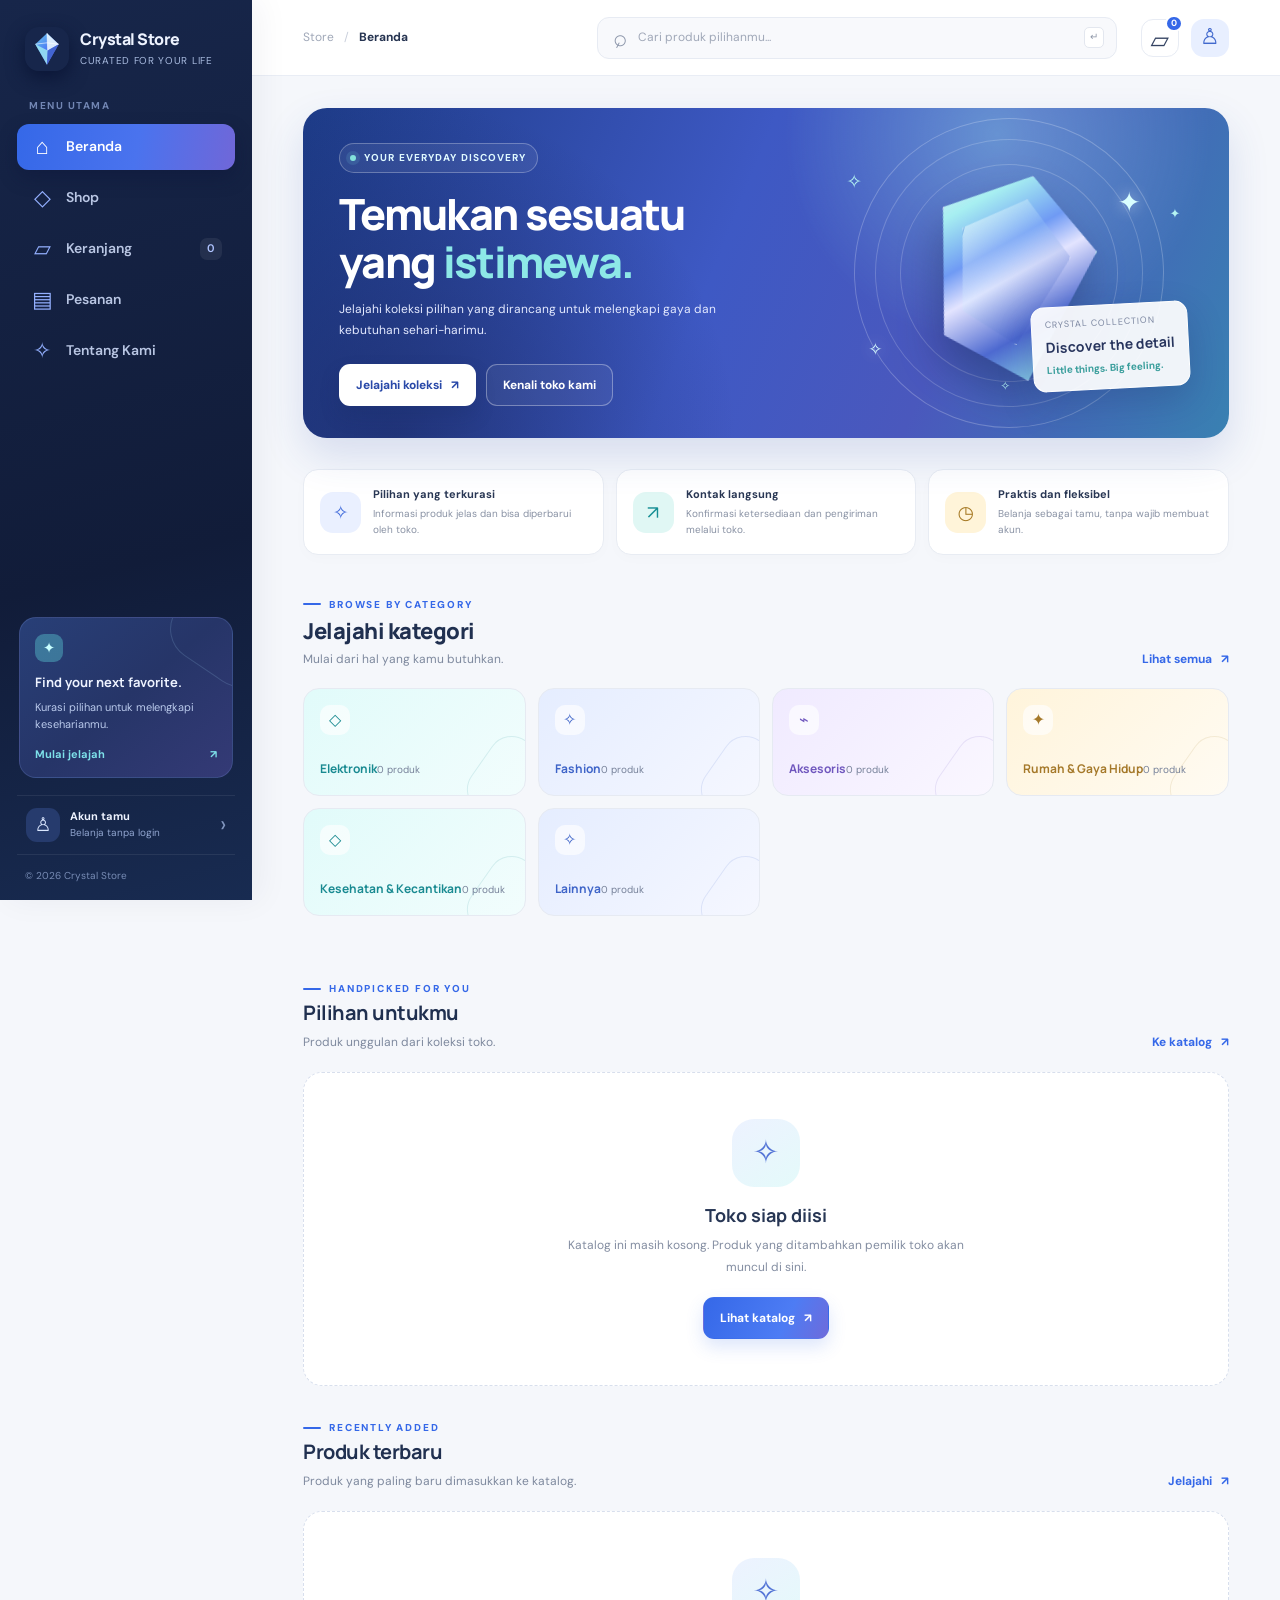
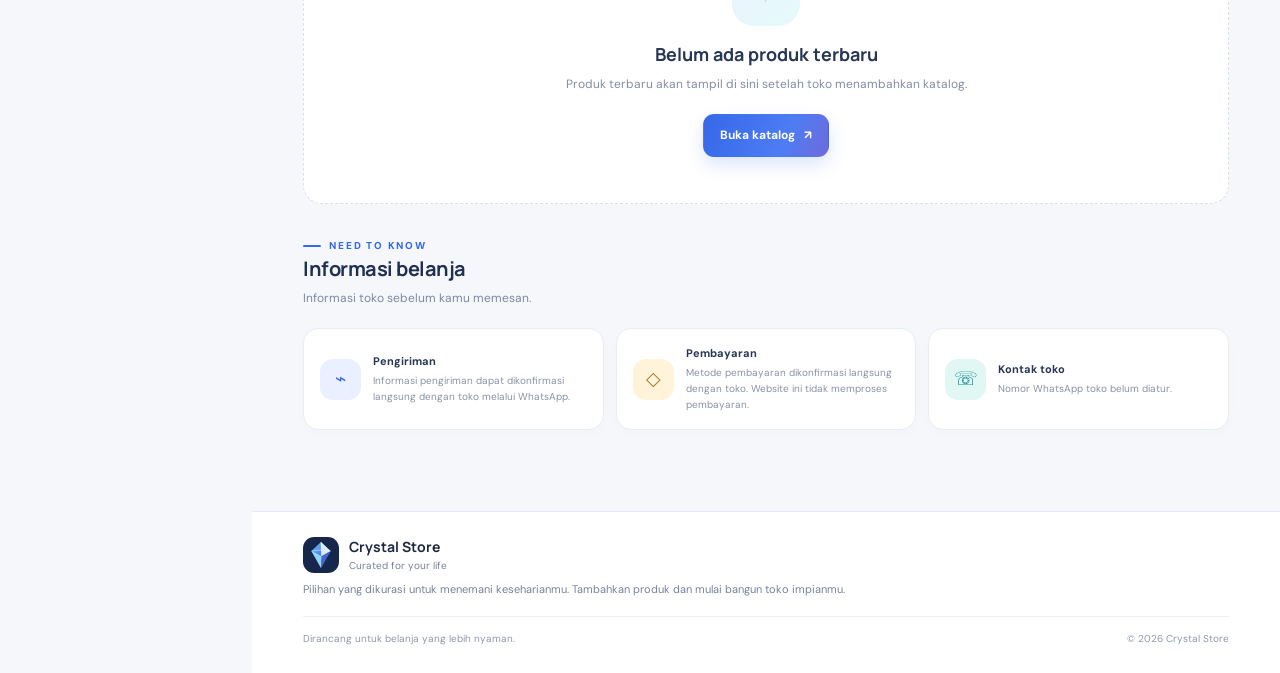
<file: index.html>
<!doctype html>
<html lang="id">
<head>
  <meta charset="utf-8">
  <meta name="viewport" content="width=device-width, initial-scale=1">
  <meta name="theme-color" content="#111d3b">
  <meta name="description" content="Crystal Store — temukan pilihan produk yang sesuai dengan kebutuhanmu.">
  <title>Crystal Store — Belanja dengan Gaya</title>
  <link rel="icon" href="assets/images/crystal-mark.svg" type="image/svg+xml">
  <link rel="stylesheet" href="css/style.css">
  <script defer src="js/storage.js"></script>
  <script defer src="js/products.js"></script>
  <script defer src="js/cart.js"></script>
  <script defer src="js/orders.js"></script>
  <script defer src="js/app.js"></script>
</head>
<body class="storefront">
  <div class="mobile-scrim" id="mobileScrim"></div>
  <aside class="sidebar" id="sidebar" aria-label="Navigasi utama">
    <a class="brand-lockup" href="#home" aria-label="Crystal Store beranda">
      <img src="assets/images/crystal-mark.svg" alt="" class="brand-mark">
      <span class="brand-copy"><strong id="brandNameSide">Crystal Store</strong><small id="brandTaglineSide">Curated for your life</small></span>
    </a>
    <div class="sidebar-caption">MENU UTAMA</div>
    <nav class="main-nav" id="mainNav">
      <a href="#home" data-route="home" class="nav-link is-active"><span class="nav-icon">⌂</span><span>Beranda</span></a>
      <a href="#shop" data-route="shop" class="nav-link"><span class="nav-icon">◇</span><span>Shop</span><span class="nav-count" id="shopCount"></span></a>
      <a href="#cart" data-route="cart" class="nav-link"><span class="nav-icon">▱</span><span>Keranjang</span><span class="nav-count cart-count" id="cartCount">0</span></a>
      <a href="#orders" data-route="orders" class="nav-link"><span class="nav-icon">▤</span><span>Pesanan</span></a>
      <a href="#about" data-route="about" class="nav-link"><span class="nav-icon">✧</span><span>Tentang Kami</span></a>
    </nav>
    <div class="sidebar-bottom">
      <div class="sidebar-note">
        <span class="note-gem">✦</span>
        <strong>Find your next favorite.</strong>
        <p>Kurasi pilihan untuk melengkapi keseharianmu.</p>
        <a href="#shop" class="note-link">Mulai jelajah <span>↗</span></a>
      </div>
      <a class="account-link" href="#account" data-route="account"><span class="account-avatar">♙</span><span><b id="accountLabel">Akun tamu</b><small id="accountSubLabel">Belanja tanpa login</small></span><span class="account-chevron">›</span></a>
      <div class="sidebar-foot">© <span data-year></span> <span id="footerBrandMini">Crystal Store</span></div>
    </div>
  </aside>

  <div class="app-shell">
    <header class="topbar">
      <button class="icon-button menu-toggle" id="menuToggle" aria-label="Buka navigasi" aria-expanded="false"><span></span><span></span><span></span></button>
      <div class="breadcrumb"><span>Store</span><i>/</i><strong id="pageCrumb">Beranda</strong></div>
      <form class="top-search" id="globalSearchForm" role="search">
        <span class="search-symbol">⌕</span>
        <input id="globalSearch" type="search" placeholder="Cari produk pilihanmu..." aria-label="Cari produk">
        <kbd>↵</kbd>
      </form>
      <div class="top-actions">
        <button class="icon-button top-cart" id="topCartButton" aria-label="Buka keranjang">▱<span class="top-cart-dot" id="topCartDot">0</span></button>
        <a class="top-avatar" href="#account" aria-label="Akun">♙</a>
      </div>
    </header>
    <main id="appMain" class="main-content" tabindex="-1">
      <div class="boot-skeleton" aria-label="Memuat toko"><span></span><span></span><span></span></div>
    </main>
    <footer class="site-footer" id="siteFooter">
      <div class="footer-brand"><img src="assets/images/crystal-mark.svg" alt=""/><div><strong id="footerBrand">Crystal Store</strong><small id="footerTagline">Curated for your life</small></div></div>
      <p id="footerDescription">Pilihan yang dikurasi untuk menemani keseharianmu.</p>
      <div class="footer-meta"><span>Dirancang untuk belanja yang lebih nyaman.</span><span>© <span data-year></span> <span id="footerBrandBottom">Crystal Store</span></span></div>
    </footer>
  </div>

  <div class="toast-region" id="toastRegion" aria-live="polite" aria-atomic="true"></div>
  <dialog class="modal" id="globalModal" aria-labelledby="modalTitle"><div class="modal-inner"><button class="modal-close" type="button" data-modal-close aria-label="Tutup dialog">×</button><div id="modalBody"></div></div></dialog>
</body>
</html>
</file>
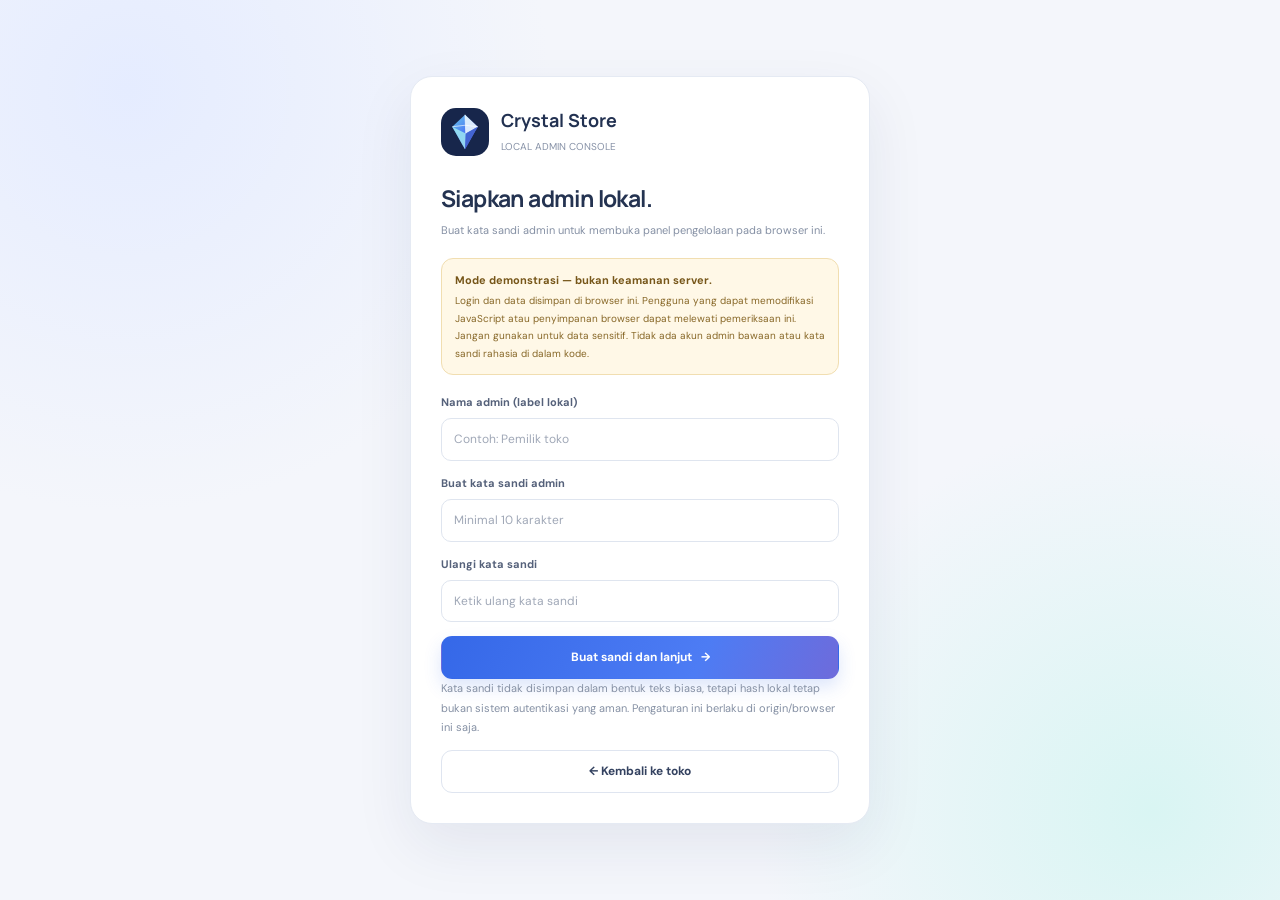
<file: admin.html>
<!doctype html>
<html lang="id">
<head>
  <meta charset="utf-8">
  <meta name="viewport" content="width=device-width, initial-scale=1">
  <meta name="theme-color" content="#111d3b">
  <meta name="robots" content="noindex, nofollow">
  <title>Admin Lokal — Crystal Store</title>
  <link rel="icon" href="assets/images/crystal-mark.svg" type="image/svg+xml">
  <link rel="stylesheet" href="css/style.css">
  <script defer src="js/storage.js"></script>
  <script defer src="js/products.js"></script>
  <script defer src="js/orders.js"></script>
  <script defer src="js/admin.js"></script>
</head>
<body class="admin-body">
  <main id="adminApp" aria-live="polite"><div class="admin-login-wrap"><div class="admin-login-card"><h1>Memuat admin lokal…</h1><p>Memeriksa penyimpanan browser.</p></div></div></main>
  <div class="toast-region" id="toastRegion" aria-live="polite" aria-atomic="true"></div>
  <dialog class="modal" id="adminModal"><div class="modal-inner"><button class="modal-close" type="button" data-admin-modal-close aria-label="Tutup dialog">×</button><div id="adminModalBody"></div></div></dialog>
</body>
</html>
</file>
<file: css/style.css>
@import url('https://fonts.googleapis.com/css2?family=DM+Sans:wght@400;500;600;700&family=Manrope:wght@400;500;600;700;800&display=swap');
:root{--navy:#142347;--navy-2:#1b2d58;--blue:#3568e8;--blue-2:#4c7df4;--cyan:#66d6dc;--turquoise:#2eabb8;--indigo:#7161d9;--purple:#8b72df;--amber:#f0b54f;--ink:#1d2740;--muted:#778198;--line:#e6eaf2;--surface:#fff;--canvas:#f5f7fb;--green:#198d71;--red:#d94f63;--shadow:0 14px 34px rgba(26,43,83,.08);--shadow-small:0 6px 18px rgba(26,43,83,.07);--radius:18px;--sidebar-width:252px;font-family:'DM Sans',system-ui,-apple-system,sans-serif;color:var(--ink);background:var(--canvas);font-synthesis:none;text-rendering:optimizeLegibility}*{box-sizing:border-box}html{scroll-behavior:smooth}body{margin:0;min-width:320px;background:var(--canvas);font-size:14px;line-height:1.55}button,input,select,textarea{font:inherit}button,a{-webkit-tap-highlight-color:transparent}button{cursor:pointer}a{color:inherit;text-decoration:none}img{max-width:100%}button:focus-visible,a:focus-visible,input:focus-visible,textarea:focus-visible,select:focus-visible{outline:3px solid rgba(53,104,232,.28);outline-offset:2px}.sidebar{position:fixed;z-index:40;inset:0 auto 0 0;width:var(--sidebar-width);padding:25px 17px 17px;background:linear-gradient(165deg,#17264a 0%,#111c39 62%,#182b51 100%);color:#eef3ff;display:flex;flex-direction:column;overflow-y:auto;box-shadow:8px 0 30px rgba(20,35,71,.05)}.brand-lockup{display:flex;align-items:center;gap:11px;padding:2px 8px 27px}.brand-mark{width:44px;height:44px;border-radius:14px;box-shadow:0 7px 18px #0b1637}.brand-copy{display:flex;flex-direction:column;min-width:0}.brand-copy strong{font-family:Manrope,sans-serif;font-weight:800;letter-spacing:-.5px;font-size:16px;line-height:1.3}.brand-copy small{font-size:10px;color:#a9bbdf;letter-spacing:.7px;text-transform:uppercase;margin-top:3px}.sidebar-caption{padding:0 12px 10px;color:#7286b3;font-size:10px;font-weight:700;letter-spacing:1.5px}.main-nav{display:grid;gap:5px}.nav-link{display:flex;align-items:center;gap:12px;padding:11px 13px;border-radius:12px;color:#b9c6e3;font-weight:600;transition:background .2s,color .2s,transform .2s}.nav-link:hover{background:#ffffff0d;color:white;transform:translateX(2px)}.nav-link.is-active{color:#fff;background:linear-gradient(100deg,#3568e8 0%,#4a73ee 55%,#7067d8 100%);box-shadow:0 8px 18px #0c153a66}.nav-icon{display:inline-grid;place-items:center;width:24px;height:24px;font-size:22px;line-height:1;color:#94b0ff;font-family:Arial,sans-serif}.nav-link.is-active .nav-icon{color:#fff}.nav-count{margin-left:auto;font-size:11px;color:#afc3ff}.cart-count{display:inline-flex;align-items:center;justify-content:center;min-width:22px;height:22px;padding:0 6px;background:#ffffff12;border-radius:7px}.sidebar-bottom{margin-top:auto;padding-top:26px}.sidebar-note{position:relative;overflow:hidden;background:linear-gradient(140deg,#283f77 0%,#263568 50%,#343a76 100%);border:1px solid #819be436;border-radius:17px;padding:16px 15px 14px;margin:0 2px 17px}.sidebar-note:after{content:"";position:absolute;width:108px;height:108px;border:1px solid #a3d9f72b;border-radius:32px;transform:rotate(34deg);right:-57px;top:-50px}.note-gem{display:grid;place-items:center;width:28px;height:28px;border-radius:9px;background:#5dd0d866;color:#c8ffff;font-size:15px;margin-bottom:10px}.sidebar-note strong{font-family:Manrope,sans-serif;font-size:13px;display:block}.sidebar-note p{font-size:11px;color:#b9c9eb;line-height:1.6;margin:6px 0 12px}.note-link{font-size:11px;font-weight:700;color:#7de1e9;display:flex;justify-content:space-between;align-items:center}.account-link{display:flex;align-items:center;gap:10px;padding:11px 9px;border-top:1px solid #ffffff13;border-bottom:1px solid #ffffff13}.account-avatar{width:34px;height:34px;display:grid;place-items:center;background:#263b6d;border-radius:11px;color:#dbe7ff;font-size:19px}.account-link>span:nth-child(2){display:flex;flex-direction:column;min-width:0;flex:1}.account-link b{font-size:11px}.account-link small{font-size:10px;color:#91a5cf}.account-chevron{font-size:23px;color:#8297c0}.sidebar-foot{padding:13px 8px 0;color:#788cb5;font-size:10px}.app-shell{margin-left:var(--sidebar-width);min-height:100vh;display:flex;flex-direction:column}.topbar{height:76px;display:flex;align-items:center;gap:24px;padding:0 clamp(22px,4vw,52px);background:#fff;border-bottom:1px solid #e9edf5;position:sticky;top:0;z-index:25}.breadcrumb{display:flex;align-items:center;gap:10px;white-space:nowrap;font-size:12px;color:#a0a8b8}.breadcrumb i{font-style:normal;color:#c9cfdb}.breadcrumb strong{font-weight:700;color:#263451}.top-search{height:42px;flex:1;max-width:520px;margin-left:auto;display:flex;align-items:center;gap:10px;padding:0 12px 0 14px;border:1px solid #e7ebf3;border-radius:12px;background:#f8f9fc;transition:border .2s,box-shadow .2s}.top-search:focus-within{border-color:#a8bafa;box-shadow:0 0 0 3px #3568e80d}.search-symbol{font-size:24px;color:#8c96aa;line-height:1;transform:rotate(-18deg)}.top-search input{border:0;outline:0;background:transparent;width:100%;min-width:50px;font-size:12px;color:var(--ink)}.top-search input::placeholder{color:#a0a8b8}.top-search kbd{font-size:10px;color:#9199aa;background:white;border:1px solid #e3e7ef;border-radius:5px;padding:2px 5px}.top-actions{display:flex;align-items:center;gap:12px}.icon-button{border:0;background:transparent;color:#344362;position:relative}.top-cart{width:38px;height:38px;border:1px solid #e8ecf4;border-radius:12px;background:#fff;font-size:24px;display:grid;place-items:center}.top-cart-dot{position:absolute;right:-5px;top:-5px;min-width:17px;height:17px;padding:0 4px;border-radius:9px;background:var(--blue);color:#fff;font-size:9px;font-weight:700;display:grid;place-items:center;border:2px solid #fff}.top-avatar{display:grid;place-items:center;width:38px;height:38px;background:#e8efff;color:#4169cd;border-radius:13px;font-size:22px}.menu-toggle{display:none}.main-content{flex:1;width:100%;max-width:1540px;padding:32px clamp(22px,4vw,52px) 42px;margin:0 auto}.site-footer{padding:24px clamp(22px,4vw,52px) 26px;border-top:1px solid var(--line);background:#fff}.footer-brand{display:flex;align-items:center;gap:10px}.footer-brand img{width:36px;height:36px}.footer-brand div{display:flex;flex-direction:column}.footer-brand strong{font-family:Manrope,sans-serif;font-size:14px}.footer-brand small{color:var(--muted);font-size:10px}.site-footer>p{font-size:11px;color:var(--muted);margin:8px 0 18px}.footer-meta{display:flex;justify-content:space-between;gap:20px;padding-top:14px;border-top:1px solid #edf0f5;color:#8e97aa;font-size:10px}.boot-skeleton{display:grid;gap:12px}.boot-skeleton span{height:80px;border-radius:16px;background:linear-gradient(90deg,#eef1f7,#f9faff,#eef1f7);background-size:200% 100%;animation:shimmer 1.4s linear infinite}.boot-skeleton span:first-child{height:240px}@keyframes shimmer{to{background-position:-200% 0}}.eyebrow{display:inline-flex;align-items:center;gap:8px;color:var(--blue);font-size:10px;font-weight:800;letter-spacing:1.8px;text-transform:uppercase}.eyebrow:before{content:"";width:18px;height:2px;background:currentColor;border-radius:9px}.page-title{font-family:Manrope,sans-serif;font-size:clamp(26px,3vw,36px);letter-spacing:-1.25px;line-height:1.2;font-weight:800;color:#1c2a49;margin:9px 0 8px}.page-lead{margin:0;color:#7a859b;max-width:660px;font-size:13px;line-height:1.8}.section-head{display:flex;align-items:flex-end;justify-content:space-between;gap:20px;margin-bottom:20px}.section-head h2{font-family:Manrope,sans-serif;margin:0;color:#203050;font-size:20px;letter-spacing:-.5px}.section-head p{margin:5px 0 0;color:#7e899e;font-size:12px}.text-link{display:inline-flex;align-items:center;gap:9px;color:var(--blue);font-size:12px;font-weight:700}.text-link:hover{gap:13px}.btn{display:inline-flex;align-items:center;justify-content:center;gap:9px;border:1px solid transparent;border-radius:11px;padding:11px 16px;font-size:12px;font-weight:700;transition:transform .2s,box-shadow .2s,background .2s,border-color .2s;white-space:nowrap}.btn:hover{transform:translateY(-1px)}.btn:active{transform:translateY(0)}.btn-primary{color:#fff;background:linear-gradient(115deg,#3568e8,#4d7cf4 65%,#6e6bdb);box-shadow:0 8px 17px #3568e82b}.btn-primary:hover{box-shadow:0 11px 22px #3568e83d}.btn-secondary{background:#fff;border-color:#dfe5f0;color:#344260}.btn-secondary:hover{border-color:#a9bafa;background:#f9faff}.btn-soft{color:#2d5dcc;background:#eaf0ff}.btn-dark{background:var(--navy);color:#fff}.btn-danger{background:#fff0f2;border-color:#ffd7dd;color:#c33850}.btn-sm{padding:8px 11px;border-radius:9px;font-size:11px}.btn-block{width:100%}.btn:disabled{opacity:.48;cursor:not-allowed;transform:none;box-shadow:none}.home-hero{position:relative;isolation:isolate;overflow:hidden;min-height:326px;display:grid;grid-template-columns:minmax(0,1.05fr) minmax(260px,.95fr);border-radius:24px;background:linear-gradient(112deg,#1d3b87 0%,#3e59c4 45%,#4a58bd 69%,#2e9baa 120%);color:#fff;box-shadow:0 18px 40px #2c4fa927;margin-bottom:31px}.home-hero:before{content:"";position:absolute;z-index:-1;inset:0;background:radial-gradient(circle at 75% 8%,#94eaf166 0,transparent 28%),radial-gradient(circle at 10% 100%,#151f4e80 0,transparent 38%)}.hero-copy{padding:35px 36px 32px;display:flex;flex-direction:column;align-items:flex-start;justify-content:center;position:relative;z-index:2}.hero-kicker{display:inline-flex;align-items:center;gap:8px;padding:6px 10px;border:1px solid #ffffff45;border-radius:30px;background:#ffffff12;font-size:10px;letter-spacing:1.1px;text-transform:uppercase;color:#e0faff;font-weight:700}.hero-kicker span{width:6px;height:6px;border-radius:9px;background:#83e3dc;box-shadow:0 0 0 4px #7adbdc22}.hero-title{font-family:Manrope,sans-serif;font-size:clamp(27px,3.4vw,43px);line-height:1.13;letter-spacing:-1.7px;font-weight:800;margin:17px 0 12px;max-width:500px}.hero-title em{font-style:normal;color:#8de8e7}.hero-description{font-size:12px;line-height:1.8;color:#e3e9ff;max-width:400px;margin:0 0 22px}.hero-actions{display:flex;flex-wrap:wrap;gap:10px}.hero-actions .btn-primary{background:#fff;color:#2848a8;box-shadow:0 10px 18px #162b6840}.hero-actions .btn-secondary{border-color:#ffffff55;background:#ffffff0f;color:#fff}.hero-art{min-height:280px;position:relative;display:grid;place-items:center;overflow:hidden}.hero-orbit{position:absolute;width:min(28vw,310px);aspect-ratio:1;border:1px solid #ffffff3a;border-radius:50%;transform:rotate(-24deg)}.hero-orbit:before,.hero-orbit:after{content:"";position:absolute;border:1px solid #ffffff30;border-radius:50%;inset:20px;transform:rotate(42deg)}.hero-orbit:after{inset:45px;transform:rotate(-28deg)}.hero-glass{position:relative;width:160px;aspect-ratio:.8;transform:rotate(14deg);filter:drop-shadow(0 22px 22px #0b1a4355)}.hero-glass:before{content:"";position:absolute;inset:0;clip-path:polygon(50% 0,100% 29%,78% 100%,20% 88%,0 26%);background:linear-gradient(137deg,#ffffffd9 0%,#a7eff1 19%,#6f9af4 39%,#e3e4ff 52%,#4d69d0 74%,#9df3ec 100%);border:1px solid #ffffff80}.hero-glass:after{content:"";position:absolute;inset:12% 15% 16%;clip-path:polygon(50% 0,100% 32%,72% 100%,18% 86%,0 30%);background:linear-gradient(120deg,#fff9,#c5f8ff25 45%,#253bb955);border:1px solid #ffffff8c}.hero-glint{position:absolute;top:22%;right:20%;color:#d9ffff;font-size:28px;text-shadow:0 0 16px #ffffffaa}.hero-glint.two{top:auto;right:auto;bottom:23%;left:18%;font-size:17px}.hero-float-card{position:absolute;right:9%;bottom:15%;min-width:142px;padding:11px 13px;background:#ffffffeb;color:#27345d;border:1px solid #fff;border-radius:13px;box-shadow:0 14px 35px #18295b38;transform:rotate(-3deg)}.hero-float-card small{display:block;font-size:9px;color:#7c87a1;text-transform:uppercase;letter-spacing:1px}.hero-float-card strong{display:block;font-family:Manrope,sans-serif;font-size:14px;margin-top:4px}.hero-float-card span{color:#3a9e9c;font-size:10px;font-weight:700}.hero-spark{position:absolute;color:#b4f4f2;font-size:19px}.hero-spark.a{top:18%;left:13%}.hero-spark.b{top:29%;right:11%;font-size:13px}.hero-spark.c{bottom:13%;left:48%;font-size:12px}.home-benefits{display:grid;grid-template-columns:repeat(3,minmax(0,1fr));gap:12px;margin-bottom:35px}.benefit-card{display:flex;align-items:center;gap:12px;min-width:0;padding:16px;border:1px solid #e8ecf3;background:#fff;border-radius:15px;box-shadow:0 4px 14px #20365b04}.benefit-icon{flex:0 0 41px;width:41px;height:41px;display:grid;place-items:center;border-radius:13px;font-size:19px}.benefit-icon.blue{color:#426cdb;background:#eaf0ff}.benefit-icon.teal{color:#168e94;background:#e0f7f4}.benefit-icon.gold{color:#a77a25;background:#fff4d9}.benefit-card strong{display:block;font-size:11px;color:#293754}.benefit-card p{font-size:10px;line-height:1.6;color:#8992a4;margin:3px 0 0}.category-grid{display:grid;grid-template-columns:repeat(4,minmax(0,1fr));gap:12px;margin-bottom:35px}.category-card{min-height:108px;border:1px solid var(--line);border-radius:16px;padding:16px;display:flex;flex-direction:column;justify-content:space-between;align-items:flex-start;text-align:left;position:relative;overflow:hidden;transition:transform .22s,box-shadow .22s,border-color .22s;background:#fff}.category-card:hover{transform:translateY(-3px);box-shadow:var(--shadow-small);border-color:#d0daf5}.category-card:after{content:"";position:absolute;width:82px;height:82px;border:1px solid currentColor;opacity:.13;border-radius:24px;transform:rotate(35deg);right:-33px;bottom:-32px}.category-symbol{display:grid;place-items:center;width:30px;height:30px;border-radius:10px;font-size:16px;background:#ffffffa8}.category-card strong{font-family:Manrope,sans-serif;font-size:12px;position:relative;z-index:1}.category-card small{font-size:10px;color:#77829a;margin-top:3px}.category-card.cyan{background:linear-gradient(135deg,#e1fbfa,#f2fdfd);color:#198a91}.category-card.blue{background:linear-gradient(135deg,#e5edff,#f5f7ff);color:#3e64c8}.category-card.lilac{background:linear-gradient(135deg,#f0eaff,#faf7ff);color:#7057be}.category-card.gold{background:linear-gradient(135deg,#fff4db,#fffbf2);color:#a5792a}.product-grid{display:grid;grid-template-columns:repeat(4,minmax(0,1fr));gap:16px}.product-card{min-width:0;background:#fff;border:1px solid #e6eaf2;border-radius:17px;overflow:hidden;transition:transform .22s,box-shadow .22s,border-color .22s;position:relative}.product-card:hover{transform:translateY(-4px);box-shadow:0 14px 32px #213c710f;border-color:#d4def7}.product-photo{height:176px;position:relative;background:linear-gradient(145deg,#edf2fa,#e3eaf7);overflow:hidden;display:grid;place-items:center}.product-photo img{width:100%;height:100%;object-fit:cover;display:block;transition:transform .4s}.product-card:hover .product-photo img{transform:scale(1.045)}.product-placeholder{width:100%;height:100%;display:grid;place-items:center;position:relative;background:radial-gradient(circle at 70% 25%,#fff 0,transparent 24%),linear-gradient(145deg,#edf0ff,#dce9f5)}.product-placeholder:before{content:"";position:absolute;width:90px;height:110px;border:1px solid #6f8cd52a;border-radius:30px;transform:rotate(38deg)}.placeholder-gem{font-size:48px;color:#6d87d1;filter:drop-shadow(0 8px 6px #4b70a32a)}.product-badge{position:absolute;top:11px;left:11px;padding:5px 8px;border-radius:7px;background:#fff;color:#4865bf;font-size:9px;font-weight:800;box-shadow:0 2px 8px #1d30510d}.product-badge.featured{background:#fff4d8;color:#9e7222}.product-body{padding:14px}.product-category{font-size:9px;color:#8791a5;text-transform:uppercase;letter-spacing:1px;font-weight:800}.product-title{font-family:Manrope,sans-serif;font-size:13px;line-height:1.45;color:#263454;font-weight:800;margin:5px 0 5px;white-space:nowrap;overflow:hidden;text-overflow:ellipsis}.product-description{font-size:10px;line-height:1.65;color:#8790a2;margin:0 0 13px;min-height:32px;display:-webkit-box;-webkit-line-clamp:2;-webkit-box-orient:vertical;overflow:hidden}.product-meta{display:flex;justify-content:space-between;align-items:center;gap:8px;margin-bottom:12px}.product-price{font-family:Manrope,sans-serif;font-size:14px;font-weight:800;color:#2452c0;letter-spacing:-.3px}.stock-note{font-size:9px;color:#78849b;white-space:nowrap}.stock-note.low{color:#bb8530}.stock-note.out{color:#cb4a5c;font-weight:700}.product-actions{display:grid;grid-template-columns:1fr auto;gap:7px}.product-actions .btn{padding:9px 8px;font-size:10px}.product-actions .quick-view{width:36px;padding:0;font-size:17px}.empty-state{display:flex;flex-direction:column;align-items:center;text-align:center;justify-content:center;padding:46px 20px;background:#fff;border:1px dashed #d8dfed;border-radius:19px}.empty-illustration{display:grid;place-items:center;width:68px;height:68px;border-radius:22px;background:linear-gradient(145deg,#edf2ff,#e4fafa);color:#5374d6;font-size:32px;margin-bottom:15px}.empty-state h3{font-family:Manrope,sans-serif;font-size:18px;color:#273654;margin:0 0 6px}.empty-state p{font-size:12px;color:#838da1;max-width:420px;line-height:1.8;margin:0 0 18px}.home-empty-slot{padding:24px 0 4px}.catalog-toolbar{display:flex;flex-wrap:wrap;align-items:center;gap:10px;margin:22px 0 20px;padding:13px;background:#fff;border:1px solid var(--line);border-radius:14px}.catalog-toolbar .toolbar-search{flex:1;min-width:180px}.field-input,.field-select,.field-textarea{width:100%;border:1px solid #dfe5ef;border-radius:10px;background:#fff;color:#273550;padding:11px 12px;font-size:12px;outline:0;transition:border .2s,box-shadow .2s}.field-input:focus,.field-select:focus,.field-textarea:focus{border-color:#8ca7f2;box-shadow:0 0 0 3px #3568e80e}.field-input::placeholder,.field-textarea::placeholder{color:#a0a8b7}.field-select{min-width:140px;cursor:pointer}.field-textarea{min-height:95px;resize:vertical;line-height:1.65}.field-label{display:block;color:#55617a;font-size:11px;font-weight:700;margin-bottom:7px}.field-help{font-size:10px;color:#8992a4;margin-top:5px;line-height:1.6}.form-grid{display:grid;grid-template-columns:repeat(2,minmax(0,1fr));gap:15px}.form-field{min-width:0}.form-field.span-2{grid-column:1/-1}.form-check{display:flex;align-items:flex-start;gap:9px;font-size:11px;color:#67728a;line-height:1.65}.form-check input{margin-top:3px;accent-color:var(--blue)}.form-error{padding:10px 12px;border-radius:9px;background:#fff0f2;color:#b7354a;font-size:11px;margin:0 0 14px}.form-success{padding:10px 12px;border-radius:9px;background:#e8f8f2;color:#16765d;font-size:11px;margin:0 0 14px}.detail-layout{display:grid;grid-template-columns:minmax(0,.95fr) minmax(0,1.05fr);gap:30px;background:#fff;border:1px solid var(--line);border-radius:21px;padding:22px;box-shadow:var(--shadow-small)}.detail-photo{min-height:360px;border-radius:16px;overflow:hidden;background:linear-gradient(145deg,#edf3fc,#e0eaf7);display:grid;place-items:center}.detail-photo img{width:100%;height:100%;max-height:480px;object-fit:cover}.detail-photo .placeholder-gem{font-size:90px}.detail-info{padding:14px 5px 10px}.detail-info h1{font-family:Manrope,sans-serif;font-size:clamp(24px,3vw,34px);line-height:1.2;letter-spacing:-1px;margin:12px 0 10px}.detail-price{font-family:Manrope,sans-serif;font-size:28px;font-weight:800;color:#2c56c0;letter-spacing:-1px;margin:17px 0}.detail-description{font-size:13px;line-height:1.9;color:#737e94}.detail-divider{height:1px;background:#edf0f5;margin:20px 0}.detail-stock{display:flex;justify-content:space-between;align-items:center;padding:12px 14px;background:#f7f9fd;border-radius:10px;color:#66738d;font-size:11px}.detail-buy{display:flex;gap:10px;margin-top:18px}.quantity-control{display:inline-flex;align-items:center;border:1px solid #dfe5ef;background:white;border-radius:10px;overflow:hidden;height:42px}.quantity-control button{height:100%;width:34px;border:0;background:#f7f9fc;color:#334365;font-size:18px}.quantity-control output,.quantity-control input{width:35px;text-align:center;border:0;background:#fff;color:#283755;font-weight:700;font-size:12px}.cart-layout{display:grid;grid-template-columns:minmax(0,1.6fr) minmax(250px,.8fr);gap:20px;align-items:start}.panel{background:#fff;border:1px solid var(--line);border-radius:17px;padding:20px;box-shadow:0 4px 14px #20365b03}.panel-title{font-family:Manrope,sans-serif;font-weight:800;color:#263451;font-size:15px;margin:0 0 16px}.cart-items{display:grid;gap:0}.cart-row{display:grid;grid-template-columns:82px minmax(0,1fr) auto;gap:14px;align-items:center;padding:16px 0;border-bottom:1px solid #edf0f5}.cart-row:first-child{padding-top:0}.cart-row:last-child{border-bottom:0;padding-bottom:0}.cart-thumb{width:82px;height:82px;border-radius:13px;overflow:hidden;background:#edf2fb;display:grid;place-items:center}.cart-thumb img{width:100%;height:100%;object-fit:cover}.cart-thumb .placeholder-gem{font-size:28px}.cart-item-title{font-family:Manrope,sans-serif;font-size:12px;font-weight:800;color:#2a3652;margin:0 0 4px}.cart-item-sub{font-size:10px;color:#8a94a6;margin-bottom:9px}.cart-row-end{text-align:right;display:flex;flex-direction:column;align-items:flex-end;gap:10px}.cart-line-total{font-family:Manrope,sans-serif;font-weight:800;color:#2c56c0;font-size:13px}.cart-row-tools{display:flex;align-items:center;gap:8px}.mini-qty{display:flex;align-items:center;border:1px solid #e4e8f0;border-radius:8px;overflow:hidden}.mini-qty button{border:0;background:#f6f8fb;width:25px;height:26px;color:#41506e}.mini-qty span{min-width:26px;text-align:center;font-size:10px;font-weight:700}.icon-delete{border:0;background:transparent;color:#b6bdcb;padding:5px;font-size:16px}.icon-delete:hover{color:var(--red)}.summary-line{display:flex;justify-content:space-between;gap:12px;color:#7d879a;font-size:11px;padding:8px 0}.summary-line strong{font-weight:700;color:#38445f}.summary-line.total{border-top:1px dashed #dfe4ed;margin-top:7px;padding-top:15px;color:#263451;font-weight:700;font-size:13px}.summary-line.total strong{font-size:19px;font-family:Manrope,sans-serif;color:#2852bd;letter-spacing:-.5px}.summary-disclaimer{font-size:10px;line-height:1.7;color:#9aa2b1;margin:10px 0 15px}.summary-shipping{background:#effaf7;border:1px solid #d6f0e8;border-radius:10px;padding:11px;color:#357e6d;font-size:10px;line-height:1.6;margin:13px 0}.checkout-grid{display:grid;grid-template-columns:minmax(0,1.3fr) minmax(270px,.7fr);gap:20px;align-items:start}.checkout-form{display:grid;gap:15px}.order-list{display:grid;gap:13px}.order-card{background:#fff;border:1px solid var(--line);border-radius:15px;overflow:hidden}.order-card-head{display:flex;justify-content:space-between;align-items:flex-start;gap:15px;padding:16px 18px;background:#fbfcff;border-bottom:1px solid #edf0f6}.order-card-head h3{font-family:Manrope,sans-serif;font-size:12px;margin:0 0 4px;color:#2b3754}.order-card-head p{margin:0;font-size:10px;color:#8992a4}.status-pill{display:inline-flex;align-items:center;gap:5px;border-radius:7px;padding:5px 8px;font-size:9px;font-weight:800;white-space:nowrap;background:#edf1f7;color:#707c93}.status-pill:before{content:"";width:5px;height:5px;border-radius:50%;background:currentColor}.status-pill.pending{background:#fff4d8;color:#9d731f}.status-pill.process{background:#e9efff;color:#3e61c5}.status-pill.shipped{background:#e6f5ff;color:#2677a5}.status-pill.completed{background:#e0f7ef;color:#16815f}.status-pill.cancelled{background:#ffebef;color:#bc4258}.order-card-body{padding:15px 18px}.order-items-summary{display:grid;gap:9px}.order-item-line{display:flex;justify-content:space-between;gap:15px;font-size:11px;color:#727e94}.order-item-line strong{color:#34425f}.order-card-foot{display:flex;align-items:center;justify-content:space-between;gap:12px;padding:13px 18px;border-top:1px solid #edf0f6;background:#fff}.order-total{display:flex;flex-direction:column;gap:2px}.order-total small{font-size:9px;color:#8992a4}.order-total strong{font-family:Manrope,sans-serif;font-size:15px;color:#2852bd}.order-details{padding:13px 0 0;margin-top:12px;border-top:1px dashed #e6eaf1}.order-details p{white-space:pre-wrap;font-size:10px;line-height:1.7;color:#6e7990;margin:5px 0}.privacy-note{display:flex;gap:10px;padding:13px 14px;border-radius:12px;background:#eff4ff;border:1px solid #e0e9ff;color:#536da5;font-size:10px;line-height:1.65;margin-bottom:20px}.privacy-note strong{color:#3454a3}.about-hero{position:relative;overflow:hidden;background:linear-gradient(117deg,#1b3370,#3b57b3 53%,#308c9e);border-radius:22px;color:#fff;padding:36px;display:grid;grid-template-columns:1fr .55fr;gap:25px;align-items:center;margin-bottom:24px}.about-hero:after{content:"✧";position:absolute;right:9%;top:-60px;font-size:300px;line-height:1;color:#ffffff0b}.about-hero h1{font-family:Manrope,sans-serif;font-size:clamp(28px,3.4vw,42px);letter-spacing:-1.5px;line-height:1.15;margin:12px 0}.about-hero p{max-width:570px;color:#e0e9ff;line-height:1.9;font-size:12px}.about-stat-card{position:relative;z-index:1;padding:21px;border:1px solid #ffffff42;background:#ffffff12;border-radius:17px;backdrop-filter:blur(8px)}.about-stat-card .stat-gem{font-size:34px;color:#a7f0ec}.about-stat-card strong{font-family:Manrope,sans-serif;display:block;font-size:17px;margin:8px 0 4px}.about-stat-card p{font-size:10px;margin:0;color:#d5e6ff}.about-grid{display:grid;grid-template-columns:repeat(3,minmax(0,1fr));gap:15px}.about-card{background:#fff;border:1px solid var(--line);border-radius:16px;padding:21px}.about-card-icon{display:grid;place-items:center;width:42px;height:42px;background:#ecf1ff;border-radius:13px;color:#4167cb;font-size:21px;margin-bottom:14px}.about-card:nth-child(2) .about-card-icon{background:#e3f8f6;color:#218b8c}.about-card:nth-child(3) .about-card-icon{background:#f2ebff;color:#795cc8}.about-card h3{font-family:Manrope,sans-serif;font-size:13px;margin:0 0 7px;color:#2c3957}.about-card p{font-size:11px;color:#7d879a;line-height:1.8;margin:0}.contact-panel{margin-top:17px;background:#fff;border:1px solid var(--line);border-radius:17px;padding:22px;display:flex;align-items:center;justify-content:space-between;gap:18px}.contact-panel h3{font-family:Manrope,sans-serif;font-size:16px;margin:0 0 4px}.contact-panel p{font-size:11px;color:#818ca0;margin:0}.contact-actions{display:flex;flex-wrap:wrap;gap:9px}.account-card{max-width:540px;margin:5px auto 0;background:#fff;border:1px solid var(--line);border-radius:20px;padding:27px;box-shadow:var(--shadow-small)}.account-card-head{text-align:center;margin-bottom:20px}.account-card-head img{width:50px;height:50px}.account-card-head h1{font-family:Manrope,sans-serif;font-size:23px;letter-spacing:-.7px;margin:12px 0 6px}.account-card-head p{font-size:11px;color:#8791a4;margin:0}.account-switch{display:flex;gap:6px;background:#f1f4fa;padding:5px;border-radius:10px;margin-bottom:19px}.account-switch button{flex:1;border:0;border-radius:7px;background:transparent;padding:9px;font-weight:700;font-size:11px;color:#8791a4}.account-switch button.is-active{background:#fff;color:#315fcf;box-shadow:0 2px 8px #20365b0c}.account-form{display:grid;gap:13px}.account-footnote{font-size:10px;color:#8c95a7;line-height:1.7;margin:14px 0 0}.mini-account-state{padding:17px;background:#f5f7fc;border-radius:12px;margin:15px 0}.mini-account-state strong{display:block;color:#2b3855;font-size:12px}.mini-account-state p{font-size:10px;color:#8992a4;margin:5px 0 0}.toast-region{position:fixed;z-index:100;right:20px;bottom:20px;display:grid;gap:9px;width:min(340px,calc(100vw - 40px));pointer-events:none}.toast{padding:13px 15px;border-radius:12px;background:#17264a;color:#fff;box-shadow:0 15px 35px #14234733;font-size:11px;line-height:1.6;display:flex;align-items:flex-start;gap:10px;animation:toast-in .22s ease-out}.toast:before{content:"✓";display:grid;place-items:center;flex:0 0 20px;width:20px;height:20px;border-radius:7px;background:#ffffff20;color:#9be5d5;font-weight:800}.toast.error:before{content:"!";color:#ffd1d6}.toast.error{background:#612a3c}@keyframes toast-in{from{opacity:0;transform:translateY(8px)}to{opacity:1;transform:translateY(0)}}.modal{border:0;padding:0;width:min(760px,calc(100vw - 30px));max-width:none;max-height:calc(100dvh - 28px);overflow:visible;border-radius:20px;background:transparent}.modal::backdrop{background:#101a35a6;backdrop-filter:blur(4px)}.modal-inner{position:relative;background:#fff;border-radius:20px;overflow:auto;max-height:calc(100dvh - 28px);padding:25px}.modal-close{position:absolute;z-index:4;right:14px;top:12px;width:32px;height:32px;border:0;border-radius:10px;background:#f1f4f9;color:#626f88;font-size:23px;display:grid;place-items:center}.modal-heading{font-family:Manrope,sans-serif;font-size:21px;letter-spacing:-.5px;color:#233252;margin:0 40px 6px 0}.modal-subheading{font-size:11px;color:#8690a4;margin:0 0 20px;line-height:1.7}.modal-detail{display:grid;grid-template-columns:minmax(0,.85fr) minmax(0,1.15fr);gap:24px}.modal-detail .detail-photo{min-height:280px}.modal-detail .detail-info{padding-top:6px}.modal-detail .detail-info h1{font-size:25px}.mobile-scrim{display:none}.status-inline{display:inline-flex;align-items:center;gap:6px;color:#77839a;font-size:10px}.status-inline:before{content:"";width:7px;height:7px;border-radius:50%;background:#28a47a}.divider-heading{display:flex;align-items:center;gap:12px;margin:24px 0 15px;font-size:10px;font-weight:800;letter-spacing:1.2px;color:#8a95aa;text-transform:uppercase}.divider-heading:after{content:"";height:1px;background:#e7ebf2;flex:1}.social-links{display:flex;gap:8px;flex-wrap:wrap}.social-links a{display:inline-flex;align-items:center;gap:7px;border:1px solid #e5eaf2;background:#fff;border-radius:9px;padding:8px 11px;font-size:10px;color:#62708c}.social-links a:hover{border-color:#aabcf6;color:#3c60c6}.muted{color:var(--muted)}.mono{font-variant-numeric:tabular-nums}.nowrap{white-space:nowrap}.hidden{display:none!important}
/* Admin pages intentionally use a visually separate shell and are not linked from public navigation. */
.admin-body{background:#f3f5fa;min-height:100vh}.admin-login-wrap{min-height:100vh;display:grid;place-items:center;padding:25px;background:radial-gradient(circle at 10% 10%,#e5ecff 0,transparent 30%),radial-gradient(circle at 90% 90%,#d9f5f3 0,transparent 28%),#f4f6fb}.admin-login-card{width:min(460px,100%);background:#fff;border:1px solid #e5eaf3;border-radius:22px;padding:30px;box-shadow:0 22px 60px #172b5914}.admin-login-brand{display:flex;align-items:center;gap:12px;margin-bottom:24px}.admin-login-brand img{width:48px;height:48px}.admin-login-brand strong{display:block;font-family:Manrope,sans-serif;font-size:18px;color:#223151}.admin-login-brand small{font-size:10px;color:#8792a7}.admin-warning{border:1px solid #f1deb1;background:#fff8e7;color:#876727;border-radius:12px;padding:12px 13px;font-size:10px;line-height:1.75;margin:17px 0}.admin-warning strong{display:block;font-size:11px;margin-bottom:2px;color:#765619}.admin-login-card h1{font-family:Manrope,sans-serif;font-size:23px;color:#243351;letter-spacing:-.6px;margin:0 0 5px}.admin-login-card>p{font-size:11px;line-height:1.8;color:#8590a4;margin:0}.admin-login-form{display:grid;gap:14px;margin-top:19px}.admin-shell{min-height:100vh;display:grid;grid-template-columns:230px minmax(0,1fr)}.admin-sidebar{position:sticky;top:0;height:100vh;background:linear-gradient(165deg,#162649,#111b36 72%,#1a2c50);color:#eff4ff;padding:22px 14px;display:flex;flex-direction:column}.admin-brand{display:flex;align-items:center;gap:10px;padding:0 7px 22px;border-bottom:1px solid #ffffff13}.admin-brand img{width:38px;height:38px}.admin-brand span{display:flex;flex-direction:column}.admin-brand strong{font-family:Manrope,sans-serif;font-size:13px}.admin-brand small{font-size:9px;color:#9cb0d9}.admin-sidebar-label{font-size:9px;color:#798db8;letter-spacing:1.6px;font-weight:800;padding:23px 10px 9px}.admin-nav{display:grid;gap:5px}.admin-nav button{display:flex;align-items:center;text-align:left;gap:11px;border:0;border-radius:10px;background:transparent;color:#b6c4e2;padding:11px 12px;font-size:11px;font-weight:700;transition:.2s}.admin-nav button:hover{background:#ffffff10;color:#fff}.admin-nav button.is-active{background:linear-gradient(110deg,#3568e8,#4e74df);color:#fff;box-shadow:0 8px 16px #0c153b55}.admin-nav .nav-icon{font-size:20px}.admin-sidebar-bottom{margin-top:auto;display:grid;gap:9px}.admin-sidebar-bottom a,.admin-sidebar-bottom button{font-size:10px;border:1px solid #ffffff1c;background:#ffffff08;color:#d3def6;border-radius:9px;padding:10px 12px;text-align:left}.admin-main{min-width:0}.admin-topbar{min-height:72px;display:flex;align-items:center;justify-content:space-between;gap:16px;padding:15px 30px;background:#fff;border-bottom:1px solid #e7ebf3}.admin-topbar h1{font-family:Manrope,sans-serif;font-size:18px;letter-spacing:-.5px;color:#243351;margin:0}.admin-topbar p{font-size:10px;color:#8a94a7;margin:2px 0 0}.admin-user{display:flex;align-items:center;gap:9px;font-size:10px;color:#69758d}.admin-user-avatar{width:34px;height:34px;display:grid;place-items:center;background:#e8efff;color:#456bcf;border-radius:11px;font-size:18px}.admin-content{padding:28px 30px 40px;max-width:1500px;margin:auto}.admin-page-head{display:flex;justify-content:space-between;align-items:flex-end;gap:18px;margin-bottom:22px}.admin-page-head h2{font-family:Manrope,sans-serif;font-size:25px;letter-spacing:-.8px;margin:0;color:#243351}.admin-page-head p{color:#858fa3;font-size:11px;line-height:1.7;margin:7px 0 0}.admin-stats{display:grid;grid-template-columns:repeat(4,minmax(0,1fr));gap:14px;margin-bottom:20px}.admin-stat{position:relative;overflow:hidden;background:#fff;border:1px solid #e6eaf2;border-radius:15px;padding:17px}.admin-stat:after{content:"";position:absolute;width:60px;height:60px;border-radius:20px;transform:rotate(30deg);right:-25px;top:-20px;background:var(--tint,#edf2ff)}.admin-stat-head{display:flex;align-items:center;justify-content:space-between;gap:10px}.admin-stat-icon{width:35px;height:35px;display:grid;place-items:center;border-radius:11px;background:var(--tint,#edf2ff);color:var(--tone,#4369d0);font-size:17px}.admin-stat-label{font-size:10px;color:#8290a7;font-weight:600}.admin-stat-value{font-family:Manrope,sans-serif;font-size:26px;color:#243351;letter-spacing:-1px;font-weight:800;display:block;margin:12px 0 3px}.admin-stat small{font-size:9px;color:#9aa3b4}.admin-panel{background:#fff;border:1px solid #e6eaf2;border-radius:15px;overflow:hidden;margin-bottom:17px}.admin-panel-head{display:flex;justify-content:space-between;align-items:center;gap:15px;padding:17px 19px;border-bottom:1px solid #edf0f5}.admin-panel-head h3{font-family:Manrope,sans-serif;color:#283654;font-size:13px;margin:0}.admin-panel-head p{font-size:10px;color:#8b95a8;margin:4px 0 0}.admin-panel-body{padding:18px 19px}.table-wrap{overflow-x:auto}table{width:100%;border-collapse:collapse;white-space:nowrap}th{text-align:left;padding:12px 14px;background:#f8f9fc;color:#8b95a9;font-size:9px;text-transform:uppercase;letter-spacing:.7px;font-weight:800;border-bottom:1px solid #e9edf4}td{padding:12px 14px;color:#56627b;font-size:10px;border-bottom:1px solid #edf0f5}tbody tr:last-child td{border-bottom:0}td strong{color:#2d3956;font-size:10px}.table-product{display:flex;align-items:center;gap:10px;min-width:180px}.table-thumb{width:36px;height:36px;border-radius:8px;background:#edf2fb;display:grid;place-items:center;overflow:hidden;flex:0 0 36px;color:#6781ce}.table-thumb img{width:100%;height:100%;object-fit:cover}.table-product-copy{min-width:0;display:flex;flex-direction:column}.table-product-copy span{font-size:9px;color:#9aa3b3;margin-top:3px}.table-actions{display:flex;gap:5px}.table-actions button{border:1px solid #e3e8f1;background:#fff;border-radius:7px;padding:6px 8px;font-size:9px;color:#586783}.table-actions button.danger{color:#c54a60;background:#fff8f9}.admin-empty{padding:35px 20px;text-align:center;color:#8993a7;font-size:11px}.admin-empty strong{display:block;font-family:Manrope,sans-serif;color:#35415e;font-size:14px;margin-bottom:5px}.admin-filter-row{display:flex;gap:9px;flex-wrap:wrap;align-items:center}.admin-filter-row .field-input{width:auto;min-width:180px;flex:1}.admin-filter-row .field-select{width:auto}.admin-form-grid{display:grid;grid-template-columns:repeat(2,minmax(0,1fr));gap:14px}.admin-form-grid .span-2{grid-column:1/-1}.admin-settings-grid{display:grid;grid-template-columns:minmax(0,1.1fr) minmax(250px,.9fr);gap:17px;align-items:start}.admin-settings-preview{background:linear-gradient(125deg,#1f3b86,#4f5bbf,#329caa);border-radius:15px;color:#fff;padding:21px;position:relative;overflow:hidden}.admin-settings-preview:after{content:"✧";position:absolute;right:0;top:-30px;font-size:150px;color:#ffffff12}.admin-settings-preview small{font-size:9px;text-transform:uppercase;letter-spacing:1.3px;color:#cde8ff}.admin-settings-preview h3{font-family:Manrope,sans-serif;font-size:21px;line-height:1.2;margin:13px 0 8px}.admin-settings-preview p{font-size:10px;line-height:1.8;color:#e0e9ff;max-width:320px}.admin-checkbox-grid{display:grid;grid-template-columns:repeat(2,minmax(0,1fr));gap:10px}.admin-inline-note{border:1px solid #e2e9fb;background:#f1f5ff;border-radius:11px;padding:11px 13px;font-size:10px;color:#6276a7;line-height:1.7}.admin-badge{display:inline-flex;padding:4px 7px;border-radius:6px;font-size:9px;font-weight:800;background:#edf1f8;color:#66748d}.admin-badge.good{background:#e4f7ef;color:#17805e}.admin-badge.warn{background:#fff4d9;color:#99711f}.admin-badge.bad{background:#ffedf0;color:#bd4257}.admin-tabs{display:flex;gap:5px;flex-wrap:wrap;margin:0 0 17px;padding-bottom:8px;border-bottom:1px solid #e7ebf3}.admin-tabs button{border:0;background:transparent;color:#8490a5;padding:9px 12px;border-radius:8px;font-size:10px;font-weight:700}.admin-tabs button.is-active{background:#eaf0ff;color:#355fc9}.admin-order-summary{display:grid;grid-template-columns:repeat(3,minmax(0,1fr));gap:10px;margin-bottom:17px}.admin-order-summary div{padding:13px;background:#f6f8fc;border-radius:10px}.admin-order-summary small{display:block;color:#8791a5;font-size:9px}.admin-order-summary strong{display:block;font-family:Manrope,sans-serif;font-size:18px;color:#2b3856;margin-top:4px}.admin-split{display:grid;grid-template-columns:1fr 1fr;gap:14px}.admin-progress{height:6px;border-radius:8px;background:#edf0f7;overflow:hidden;margin-top:8px}.admin-progress span{display:block;height:100%;background:linear-gradient(90deg,#3e6ee9,#69cecc);border-radius:8px}.admin-modal-actions{display:flex;justify-content:flex-end;gap:9px;margin-top:20px}.admin-bottom-note{font-size:9px;line-height:1.8;color:#9aa3b2;text-align:center;padding-top:8px}
@media(min-width:1500px){.main-content{padding-top:40px}.home-hero{min-height:365px}.product-photo{height:205px}.product-grid{gap:19px}}
@media(max-width:1200px){:root{--sidebar-width:226px}.topbar{gap:15px;padding:0 25px}.main-content{padding:27px 25px 35px}.product-grid{grid-template-columns:repeat(3,minmax(0,1fr))}.home-hero{grid-template-columns:1.15fr .85fr}.hero-copy{padding:30px}.hero-art{min-height:270px}.hero-float-card{right:4%}.category-grid{grid-template-columns:repeat(4,minmax(0,1fr))}.admin-content{padding:24px}.admin-stats{gap:10px}.admin-stat{padding:14px}}
@media(max-width:960px){:root{--sidebar-width:252px}.sidebar{transform:translateX(-105%);transition:transform .25s ease;box-shadow:12px 0 45px #111b3630}.sidebar.is-open{transform:translateX(0)}.mobile-scrim.is-open{display:block;position:fixed;z-index:35;inset:0;background:#101a3580;backdrop-filter:blur(2px)}.app-shell{margin-left:0}.menu-toggle{display:flex;flex-direction:column;align-items:center;justify-content:center;gap:4px;width:36px;height:36px;border:1px solid #e4e9f1;border-radius:10px;background:#fff}.menu-toggle span{display:block;width:15px;height:2px;background:#3a4d73;border-radius:3px}.topbar{padding:0 24px}.admin-shell{grid-template-columns:200px minmax(0,1fr)}.admin-sidebar{padding:20px 10px}.admin-topbar{padding:15px 22px}.admin-content{padding:22px}.admin-stats{grid-template-columns:repeat(2,minmax(0,1fr))}.admin-settings-grid{grid-template-columns:1fr}.admin-panel-body{padding:15px}.admin-panel-head{padding:15px}.home-hero{grid-template-columns:1.15fr .85fr}.hero-art{min-width:210px}.hero-glass{width:135px}.hero-orbit{width:240px}.hero-float-card{min-width:124px;right:3%;bottom:12%}}
@media(max-width:700px){body{font-size:13px}.topbar{height:65px;padding:0 15px;gap:11px}.breadcrumb{display:none}.top-search{height:39px;padding:0 10px;gap:7px}.top-search kbd{display:none}.top-search input{font-size:11px}.top-actions{gap:7px}.top-cart,.top-avatar{width:35px;height:35px}.main-content{padding:20px 15px 29px}.site-footer{padding:21px 15px}.footer-meta{flex-direction:column;gap:6px}.home-hero{grid-template-columns:1fr;min-height:auto}.hero-copy{padding:25px 23px 10px}.hero-title{font-size:33px;max-width:430px}.hero-description{margin-bottom:17px}.hero-art{min-height:205px;margin-top:-2px}.hero-orbit{width:218px}.hero-glass{width:105px}.hero-float-card{right:10%;bottom:13%;min-width:125px;padding:9px 11px}.hero-float-card strong{font-size:12px}.hero-spark.a{top:13%;left:18%}.hero-spark.b{right:16%}.home-benefits{grid-template-columns:1fr;gap:8px;margin-bottom:28px}.benefit-card{padding:12px}.benefit-icon{width:37px;height:37px;flex-basis:37px}.category-grid{grid-template-columns:repeat(2,minmax(0,1fr));gap:9px;margin-bottom:29px}.category-card{min-height:103px;padding:13px}.section-head{align-items:flex-start;margin-bottom:16px}.section-head h2{font-size:18px}.section-head .text-link{margin-top:3px;font-size:10px}.product-grid{grid-template-columns:repeat(2,minmax(0,1fr));gap:10px}.product-photo{height:144px}.product-body{padding:11px}.product-title{font-size:11px}.product-description{font-size:9px;min-height:30px;margin-bottom:10px}.product-meta{align-items:flex-start;flex-direction:column;gap:2px;margin-bottom:10px}.product-price{font-size:13px}.product-actions{grid-template-columns:1fr auto;gap:5px}.product-actions .btn{padding:8px 5px;font-size:9px}.product-actions .quick-view{width:31px}.catalog-toolbar{padding:10px;gap:8px;margin:17px 0}.catalog-toolbar .toolbar-search{flex-basis:100%}.catalog-toolbar .field-select{min-width:0;flex:1;font-size:10px;padding:10px 6px}.page-title{font-size:27px}.page-lead{font-size:11px}.detail-layout{grid-template-columns:1fr;padding:13px;gap:10px}.detail-photo{min-height:270px;max-height:370px}.detail-info{padding:9px 5px 5px}.detail-info h1{font-size:25px}.detail-price{font-size:24px;margin:13px 0}.cart-layout,.checkout-grid{grid-template-columns:1fr}.cart-layout .cart-summary{order:-1}.cart-row{grid-template-columns:64px minmax(0,1fr);gap:11px}.cart-thumb{width:64px;height:64px}.cart-row-end{grid-column:2;flex-direction:row;align-items:center;justify-content:space-between;text-align:left;margin-top:-3px}.cart-line-total{font-size:12px}.cart-row-tools{gap:4px}.panel{padding:16px}.order-card-head,.order-card-foot{padding:13px}.order-card-body{padding:13px}.order-card-foot{align-items:flex-start}.about-hero{grid-template-columns:1fr;padding:26px 22px;gap:14px}.about-hero h1{font-size:31px}.about-stat-card{max-width:280px}.about-grid{grid-template-columns:1fr;gap:10px}.about-card{padding:17px}.contact-panel{align-items:flex-start;flex-direction:column;padding:18px}.account-card{padding:21px 17px}.form-grid{grid-template-columns:1fr;gap:12px}.form-field.span-2{grid-column:auto}.modal-inner{padding:18px}.modal-detail{grid-template-columns:1fr;gap:13px}.modal-detail .detail-photo{min-height:205px;max-height:265px}.modal-detail .detail-info h1{font-size:23px}.admin-shell{grid-template-columns:1fr}.admin-sidebar{height:auto;position:sticky;top:0;z-index:30;padding:9px 12px;display:flex;flex-direction:row;align-items:center;gap:9px;overflow-x:auto}.admin-brand{padding:0;border:0;flex:0 0 auto}.admin-brand img{width:34px;height:34px}.admin-brand strong{font-size:11px}.admin-brand small{display:none}.admin-sidebar-label,.admin-sidebar-bottom{display:none}.admin-nav{display:flex;gap:4px;flex:1;justify-content:flex-end;min-width:max-content}.admin-nav button{padding:9px 10px;font-size:10px}.admin-nav button .nav-icon{display:none}.admin-topbar{min-height:60px;padding:12px 16px}.admin-topbar h1{font-size:15px}.admin-user span:not(.admin-user-avatar){display:none}.admin-content{padding:17px 13px 25px}.admin-page-head{align-items:flex-start;flex-direction:column;gap:12px}.admin-page-head h2{font-size:22px}.admin-stats{gap:9px}.admin-stat{padding:12px}.admin-stat-value{font-size:22px;margin-top:9px}.admin-stat-label{font-size:9px}.admin-panel-head{padding:13px}.admin-panel-body{padding:12px}.admin-form-grid{grid-template-columns:1fr;gap:12px}.admin-form-grid .span-2{grid-column:auto}.admin-checkbox-grid{grid-template-columns:1fr}.admin-order-summary{grid-template-columns:1fr 1fr;gap:8px}.admin-split{grid-template-columns:1fr}.admin-filter-row .field-input{min-width:100%;width:100%}.admin-filter-row .field-select{flex:1;min-width:0}.admin-login-card{padding:22px}.admin-login-card h1{font-size:21px}.admin-tabs{gap:2px}.admin-tabs button{padding:8px 9px;font-size:9px}}
@media(max-width:390px){.top-search{max-width:none}.top-avatar{display:none}.product-photo{height:125px}.product-actions .btn{font-size:8px}.hero-title{font-size:29px}.hero-actions{gap:7px}.hero-actions .btn{padding:10px 12px}.cart-row{gap:8px}.cart-row-tools .mini-qty button{width:22px}.admin-nav button{padding:8px}.admin-nav button .nav-label{display:none}}
@media(prefers-reduced-motion:reduce){*,*::before,*::after{scroll-behavior:auto!important;animation-duration:.01ms!important;animation-iteration-count:1!important;transition-duration:.01ms!important}}

.product-photo-inner{width:100%;height:100%;min-height:100%;display:block}.product-photo-inner .product-placeholder{height:100%}.product-photo-inner>img{width:100%;height:100%;object-fit:cover;display:block}

.promo-panel{display:flex;align-items:center;justify-content:space-between;gap:20px;padding:23px 25px;margin:8px 0 28px;border:1px solid #f0e0b7;border-radius:17px;background:linear-gradient(110deg,#fff7e5 0%,#fff 62%,#f2f0ff 100%)}.promo-badge{display:inline-flex;padding:5px 8px;border-radius:7px;background:#fce9b9;color:#91671d;font-size:9px;font-weight:800;letter-spacing:1px}.promo-panel h2{font-family:Manrope,sans-serif;font-size:18px;color:#283756;margin:8px 0 3px}.promo-panel p{font-size:11px;color:#78839a;margin:0;line-height:1.8;max-width:680px}@media(max-width:700px){.promo-panel{flex-direction:column;align-items:flex-start;padding:19px}.promo-panel .btn{width:100%}}
</file>
